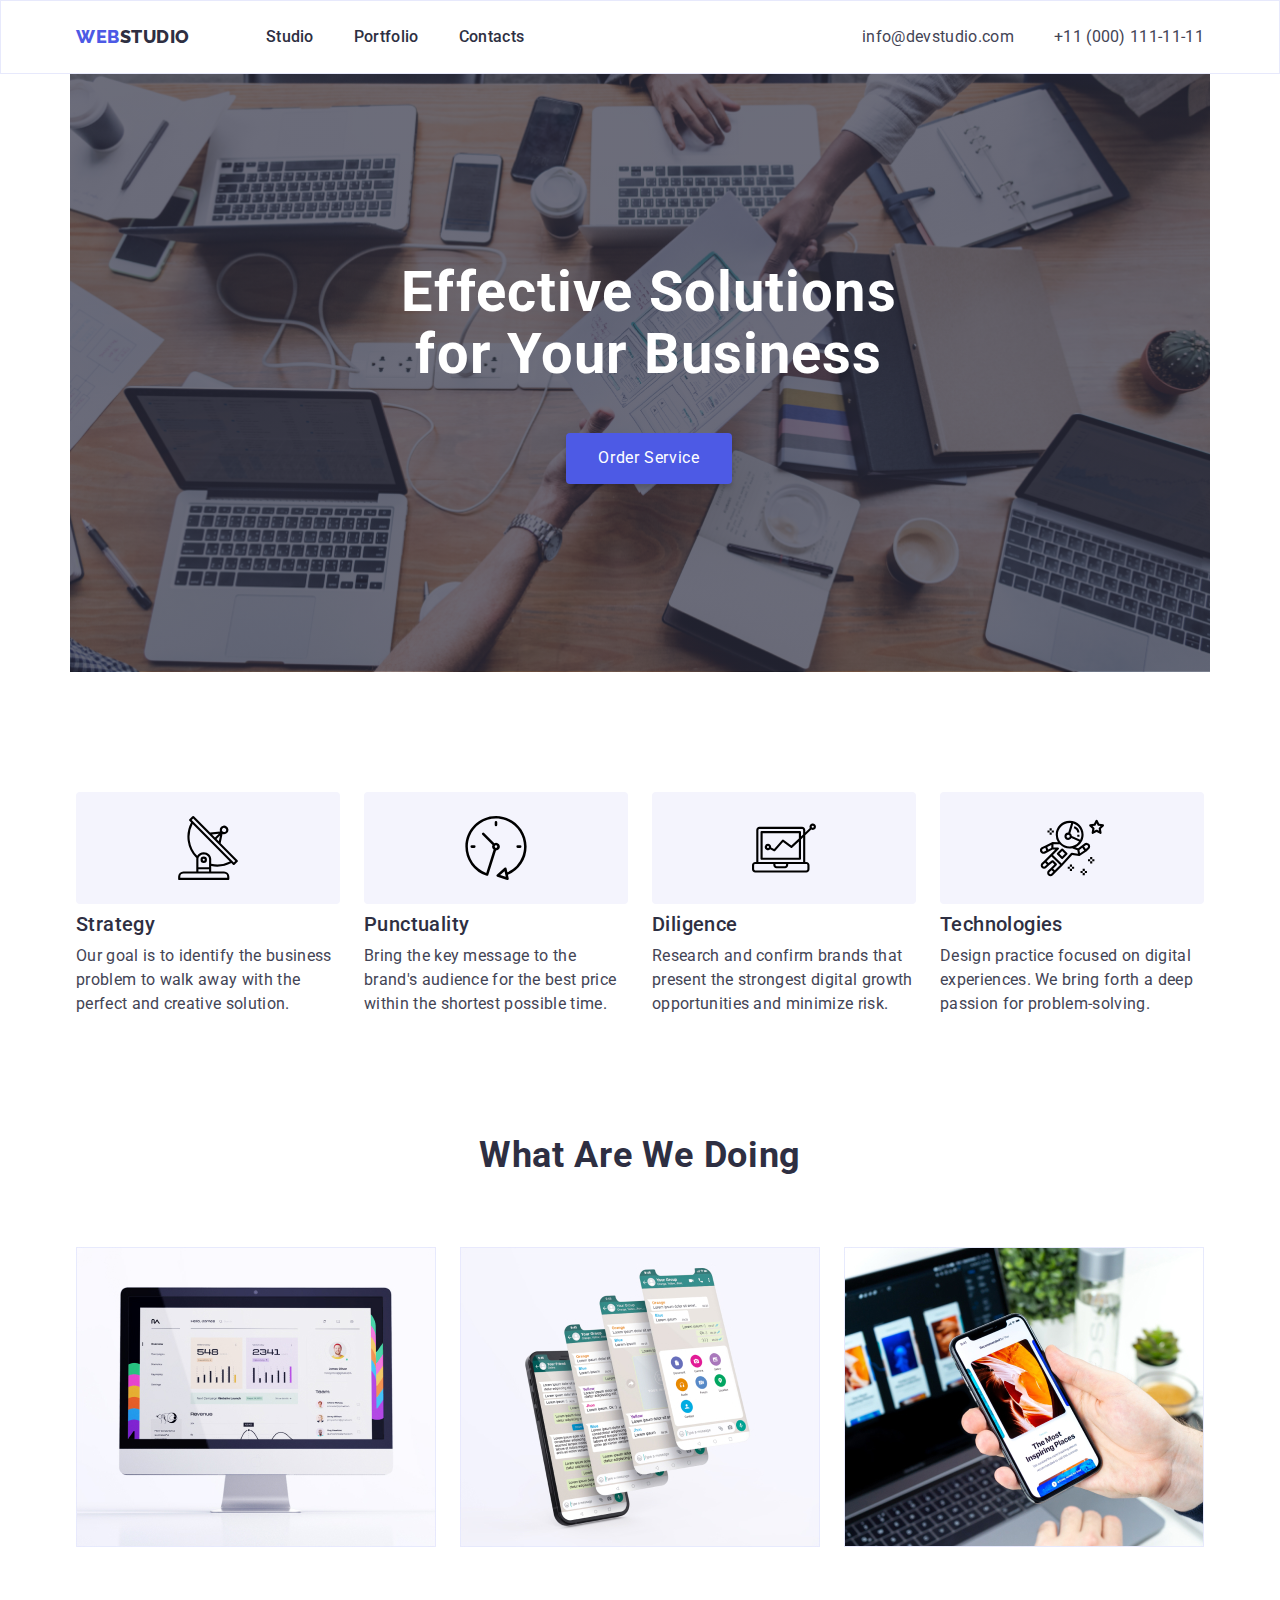
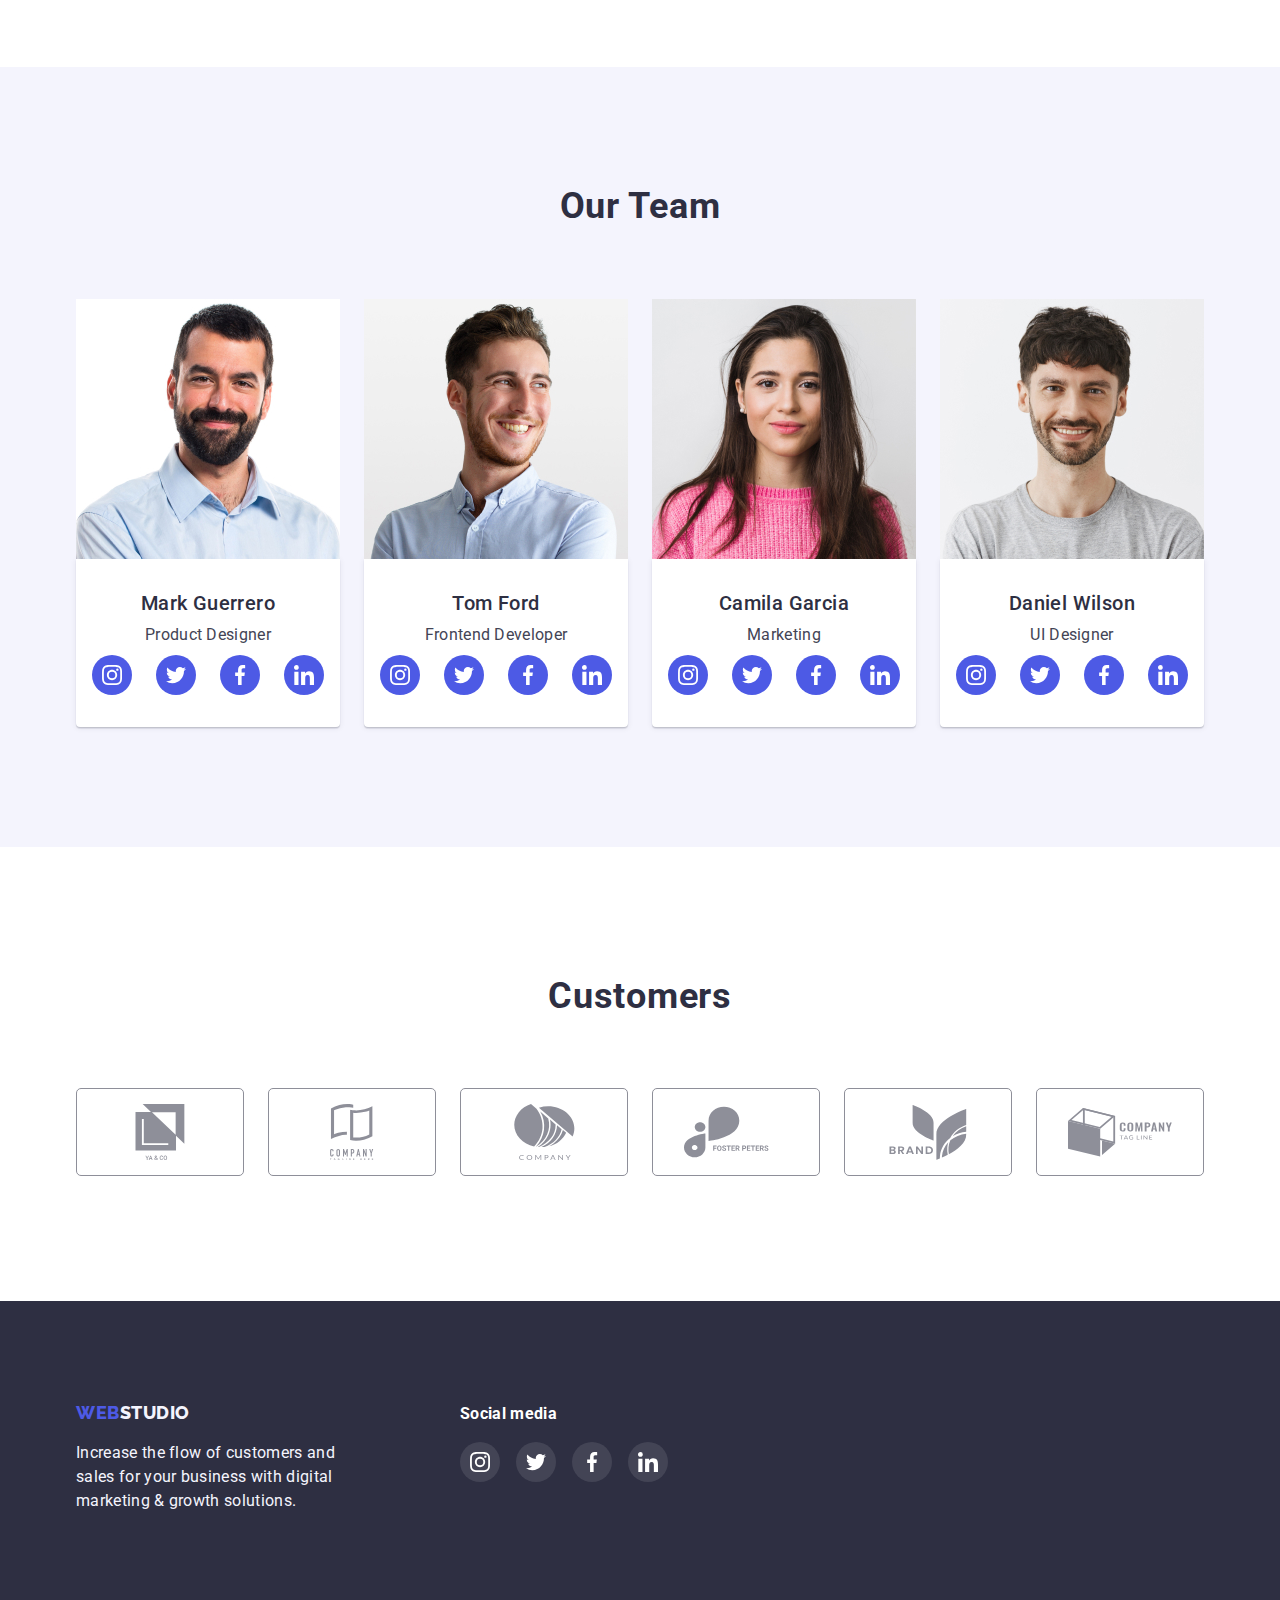
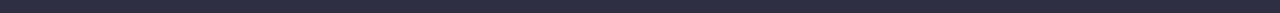
<file: index.html>
<!DOCTYPE html>
<html lang="en">
	<head>
		<meta charset="UTF-8" />
		<meta http-equiv="X-UA-Compatible" content="IE=edge" />
		<meta name="viewport" content="width=, initial-scale=1.0" />
		<title>Document</title>
		<link rel="preconnect" href="https://fonts.googleapis.com" />
		<link rel="preconnect" href="https://fonts.gstatic.com" crossorigin />
		<link
			href="https://fonts.googleapis.com/css2?family=Raleway:wght@800&family=Roboto:wght@400;500;700;900&display=swap"
			rel="stylesheet"
		/>
		<link
			rel="stylesheet"
			href="https://cdn.jsdelivr.net/npm/modern-normalize@1.1.0/modern-normalize.min.css"
		/>
		<link rel="stylesheet" href="./css/styles.css" />
	</head>

	<body>
		<!--Header-->
		<header class="header">
			<div class="container header-container"><nav class="nav">
				<a class="header-logo link" href="./index.html"
					><span class="titlelogo">Web</span>Studio</a
				>
				<ul class="nav-list">
					<li class="nav-item">
						<a class="nav-link link" href="./index.html">Studio</a>
					</li>
					<li class="nav-item">
						<a class="nav-link link" href="./portfolio.html">Portfolio</a>
					</li>
					<li class="nav-item">
						<a class="nav-link link" href="">Contacts</a>
					</li>
				</ul>
			</nav>
			<address class="contacts">
				<ul class="contacts-list">
					<li class="contacts-item">
						<a class="mail link" href="mailto:info@devstudio.com"
							>info@devstudio.com
						</a>
					</li>
					<li class="contacts-item">
						<a class="phone-number link" href="tel:+110001111111"
							>+11 (000) 111-11-11
						</a>
					</li>
				</ul></div>
			</address>
		</header>

		<main>
			<!--Hero-->
			<section class="hero section">
				<div class="container">
					<h1 class="hero-title">
						Effective Solutions for Your Business
					</h1>
					<button class="hero-button" type="button">Order Service</button>
				</div>
			</section>

			<!-- Feauture -->
			<section class="feauture section">
				<div class="container">
					<h2 class="visually-hidden">ur qualities</h2>
					<ul class="feauture-list">
						<li class="feauture-item">
							<div class="feauture-link"><svg class="feauture-icon" width="64" height="64">
									<use href="./images/sprite.svg#icon-antenna"></use>
								</svg></div>
							<h3 class="feauture-title">Strategy</h3>
							<p class="feauture-text">
								Our goal is to identify the business problem to walk away with
								the perfect and creative solution.
							</p>
						</li>
						<li class="feauture-item">
							<div class="feauture-link"><svg class="feauture-icon" width="64" height="64">
									<use href="./images/sprite.svg#icon-clock"></use>
								</svg></div>
							<h3 class="feauture-title">Punctuality</h3>
							<p class="feauture-text">
								Bring the key message to the brand's audience for the best price
								within the shortest possible time.
							</p>
						</li>
						<li class="feauture-item">
							<div class="feauture-link"><svg class="feauture-icon" width="64" height="64">
									<use href="./images/sprite.svg#icon-vector"></use>
								</svg></div>
							<h3 class="feauture-title">Diligence</h3>
							<p class="feauture-text">
								Research and confirm brands that present the strongest digital
								growth opportunities and minimize risk.
							</p>
						</li>
						<li class="feauture-item">
							<div  class="feauture-link"><svg class="feauture-icon" width="64" height="64">
									<use href="./images/sprite.svg#icon-astronaut"></use>
								</svg></div>
							<h3 class="feauture-title">Technologies</h3>
							<p class="feauture-text">
								Design practice focused on digital experiences. We bring forth a
								deep passion for problem-solving.
							</p>
						</li>
					</ul>
				</div>
			</section>

			<!-- Doing -->
			<section class="doing section">
				<div class="container">
					<h2 class="section-title">What are we doing</h2>
					<ul class="doing-list">
						<li class="doing-item">
							<img
								class="doing-img"
								src="./images/Rectangle1.jpg"
								alt="computer"
								width="360"
							/>
						</li>
						<li class="doing-item">
							<img
								class="doing-img"
								src="./images/Rectangle2.jpg"
								alt="computer"
								width="360"
							/>
						</li>
						<li class="doing-item">
							<img
								class="doing-img"
								src="./images/Rectangle3.jpg"
								alt="computer"
								width="360"
							/>
						</li>
					</ul>
				</div>
			</section>

			<!-- Team -->
			<section class="team section">
				<div class="container">
					<h2 class="section-title">Our Team</h2>
					<ul class="team-list">
						<li class="team-item">
							<img
								class="team-img"  
								src="./images/img.jpg"
								alt="photo"
								width="264"
							/>
							<div class="team-card"><h3 class="team-subject">Mark Guerrero</h3>
							<p class="team-text">Product Designer</p>
							<ul class="social-list list">
								<li class="social-list-item">
									<a href="" class="social-list-link">
										<svg class="social-list-icon" width="20" height="20">
											<use href="./images/sprite.svg#icon-instagram"></use>
										</svg>
									</a>
								</li>
								<li class="social-list-item">
									<a href="" class="social-list-link">
										<svg class="social-list-icon" width="20" height="20">
											<use href="./images/sprite.svg#icon-twitter"></use>
										</svg>
									</a>
								</li>
								<li class="social-list-item">
									<a href="" class="social-list-link">
										<svg class="social-list-icon" width="20" height="20">
											<use href="./images/sprite.svg#icon-facebook"></use>
										</svg>
									</a>
								</li>
								<li class="social-list-item">
									<a href="" class="social-list-link">
										<svg class="social-list-icon" width="20" height="20">
											<use href="./images/sprite.svg#icon-linkedin"></use>
										</svg>
									</a>
								</li>
							</ul>
						</div>
						</li>
						<li class="team-item">
							<img
								class="team-img"
								src="./images/img1.jpg"
								alt="photo"
								width="264"
							/>
							<div class="team-card"><h3 class="team-subject">Tom Ford</h3>
							<p class="team-text">Frontend Developer</p><ul class="social-list list">
								<li class="social-list-item">
									<a href="" class="social-list-link">
										<svg class="social-list-icon" width="20" height="20">
											<use href="./images/sprite.svg#icon-instagram"></use>
										</svg>
									</a>
								</li>
								<li class="social-list-item">
									<a href="" class="social-list-link">
										<svg class="social-list-icon" width="20" height="20">
											<use href="./images/sprite.svg#icon-twitter"></use>
										</svg>
									</a>
								</li>
								<li class="social-list-item">
									<a href="" class="social-list-link">
										<svg class="social-list-icon" width="20" height="20">
											<use href="./images/sprite.svg#icon-facebook"></use>
										</svg>
									</a>
								</li>
								<li class="social-list-item">
									<a href="" class="social-list-link">
										<svg class="social-list-icon" width="20" height="20">
											<use href="./images/sprite.svg#icon-linkedin"></use>
										</svg>
									</a>
								</li>
							</ul></div>
						</li>
						<li class="team-item">
							<img
								class="team-img"
								src="./images/img2.jpg"
								alt="photo"
								width="264"
							/>
							<div class="team-card"><h3 class="team-subject">Camila Garcia</h3>
							<p class="team-text">Marketing</p><ul class="social-list list">
								<li class="social-list-item">
									<a href="" class="social-list-link">
										<svg class="social-list-icon" width="20" height="20">
											<use href="./images/sprite.svg#icon-instagram"></use>
										</svg>
									</a>
								</li>
								<li class="social-list-item">
									<a href="" class="social-list-link">
										<svg class="social-list-icon" width="20" height="20">
											<use href="./images/sprite.svg#icon-twitter"></use>
										</svg>
									</a>
								</li>
								<li class="social-list-item">
									<a href="" class="social-list-link">
										<svg class="social-list-icon" width="20" height="20">
											<use href="./images/sprite.svg#icon-facebook"></use>
										</svg>
									</a>
								</li>
								<li class="social-list-item">
									<a href="" class="social-list-link">
										<svg class="social-list-icon" width="20" height="20">
											<use href="./images/sprite.svg#icon-linkedin"></use>
										</svg>
									</a>
								</li>
							</ul></div>
						</li>
						<li class="team-item">
							<img
								class="team-img"
								src="./images/img3.jpg"
								alt="photo"
								width="264"
							/>
							<div class="team-card"><h3 class="team-subject">Daniel Wilson</h3>
							<p class="team-text">UI Designer</p><ul class="social-list list">
								<li class="social-list-item">
									<a href="" class="social-list-link">
										<svg class="social-list-icon" width="20" height="20">
											<use href="./images/sprite.svg#icon-instagram"></use>
										</svg>
									</a>
								</li>
								<li class="social-list-item">
									<a href="" class="social-list-link">
										<svg class="social-list-icon" width="20" height="20">
											<use href="./images/sprite.svg#icon-twitter"></use>
										</svg>
									</a>
								</li>
								<li class="social-list-item">
									<a href="" class="social-list-link">
										<svg class="social-list-icon" width="20" height="20">
											<use href="./images/sprite.svg#icon-facebook"></use>
										</svg>
									</a>
								</li>
								<li class="social-list-item">
									<a href="" class="social-list-link">
										<svg class="social-list-icon" width="20" height="20">
											<use href="./images/sprite.svg#icon-linkedin"></use>
										</svg>
									</a>
								</li>
							</ul></div>
						</li>
					</ul>
				</div>
			</section>

			<!-- Customers -->
			<section class="customers">
				<div class="container">
					<h2 class="customers-title">Customers</h2>
					<ul class="customers-list list">
						<li class="customers-item">
							<a class="customers-link" href="">
								<svg class="customers-icon" width="104" height="56">
									<use href="./images/sprite.svg#icon-yaco"></use>
								</svg>
							</a>
						</li>
						<li class="customers-item">
							<a class="customers-link link" href="">
								<svg class="customers-icon" width="104" height="56">
									<use href="./images/sprite.svg#icon-company-tagline-here"></use>
								</svg>
							</a>
						</li>
						<li class="customers-item">
							<a class="customers-link link" href="">
								<svg class="customers-icon" width="104" height="56">
									<use href="./images/sprite.svg#icon-company"></use>
								</svg>
							</a>
						</li>
						<li class="customers-item">
							<a class="customers-link link" href="">
								<svg class="customers-icon" width="104" height="56">
									<use href="./images/sprite.svg#icon-foster-peters"></use>
								</svg>
							</a>
						</li>
						<li class="customers-item">
							<a class="customers-link link" href="">
								<svg class="customers-icon" width="104" height="56">
									<use href="./images/sprite.svg#icon-brand"></use>
								</svg>
							</a>
						</li>
						<li class="customers-item">
							<a class="customers-link link" href="">
								<svg class="customers-icon" width="104" height="56">
									<use href="./images/sprite.svg#icon-company-tag-line"></use>
								</svg>
							</a>
						</li>
					</ul>
				</div>
			</section>
		</main>

		<!-- Footer -->
		<footer class="footer">
			<div class="footer-container container">
				<div class="ftr-logo-container">
				<a class="ftr-logo link" href="./index.html"
					><span class="footer-logo">Web</span>Studio</a
				>
				<p class="slogan">
					Increase the flow of customers and sales for your business with
					digital marketing & growth solutions.
				</p>
			</div>
			<div class="social-media-container">
        <h2 class="social-media-title">Social media</h2>
				<ul class="social-media-list list">
					<li class="social-media-item">
						<a href="" class="social-media-link">
							<svg class="social-media-icon" width="20" height="20">
								<use href="./images/sprite.svg#icon-instagram"></use>
							</svg>
						</a>
								</li>
					<li class="social-media-item">
						<a href="" class="social-media-link">
							<svg class="social-media-icon" width="20" height="20">
								<use href="./images/sprite.svg#icon-twitter"></use>
							</svg>
						</a>
					</li>
					<li class="social-media-item">
						<a href="" class="social-media-link">
							<svg class="social-media-icon" width="20" height="20">
								<use href="./images/sprite.svg#icon-facebook"></use>
							</svg>
						</a>
					</li>
					<li class="social-media-item">
						<a href="" class="social-media-link">
							<svg class="social-media-icon" width="20" height="20">
								<use href="./images/sprite.svg#icon-linkedin"></use>
							</svg>
						</a>
					</li>
				</ul>
				</div>
			</div>
		</footer>
	</body>
</html>
</file>
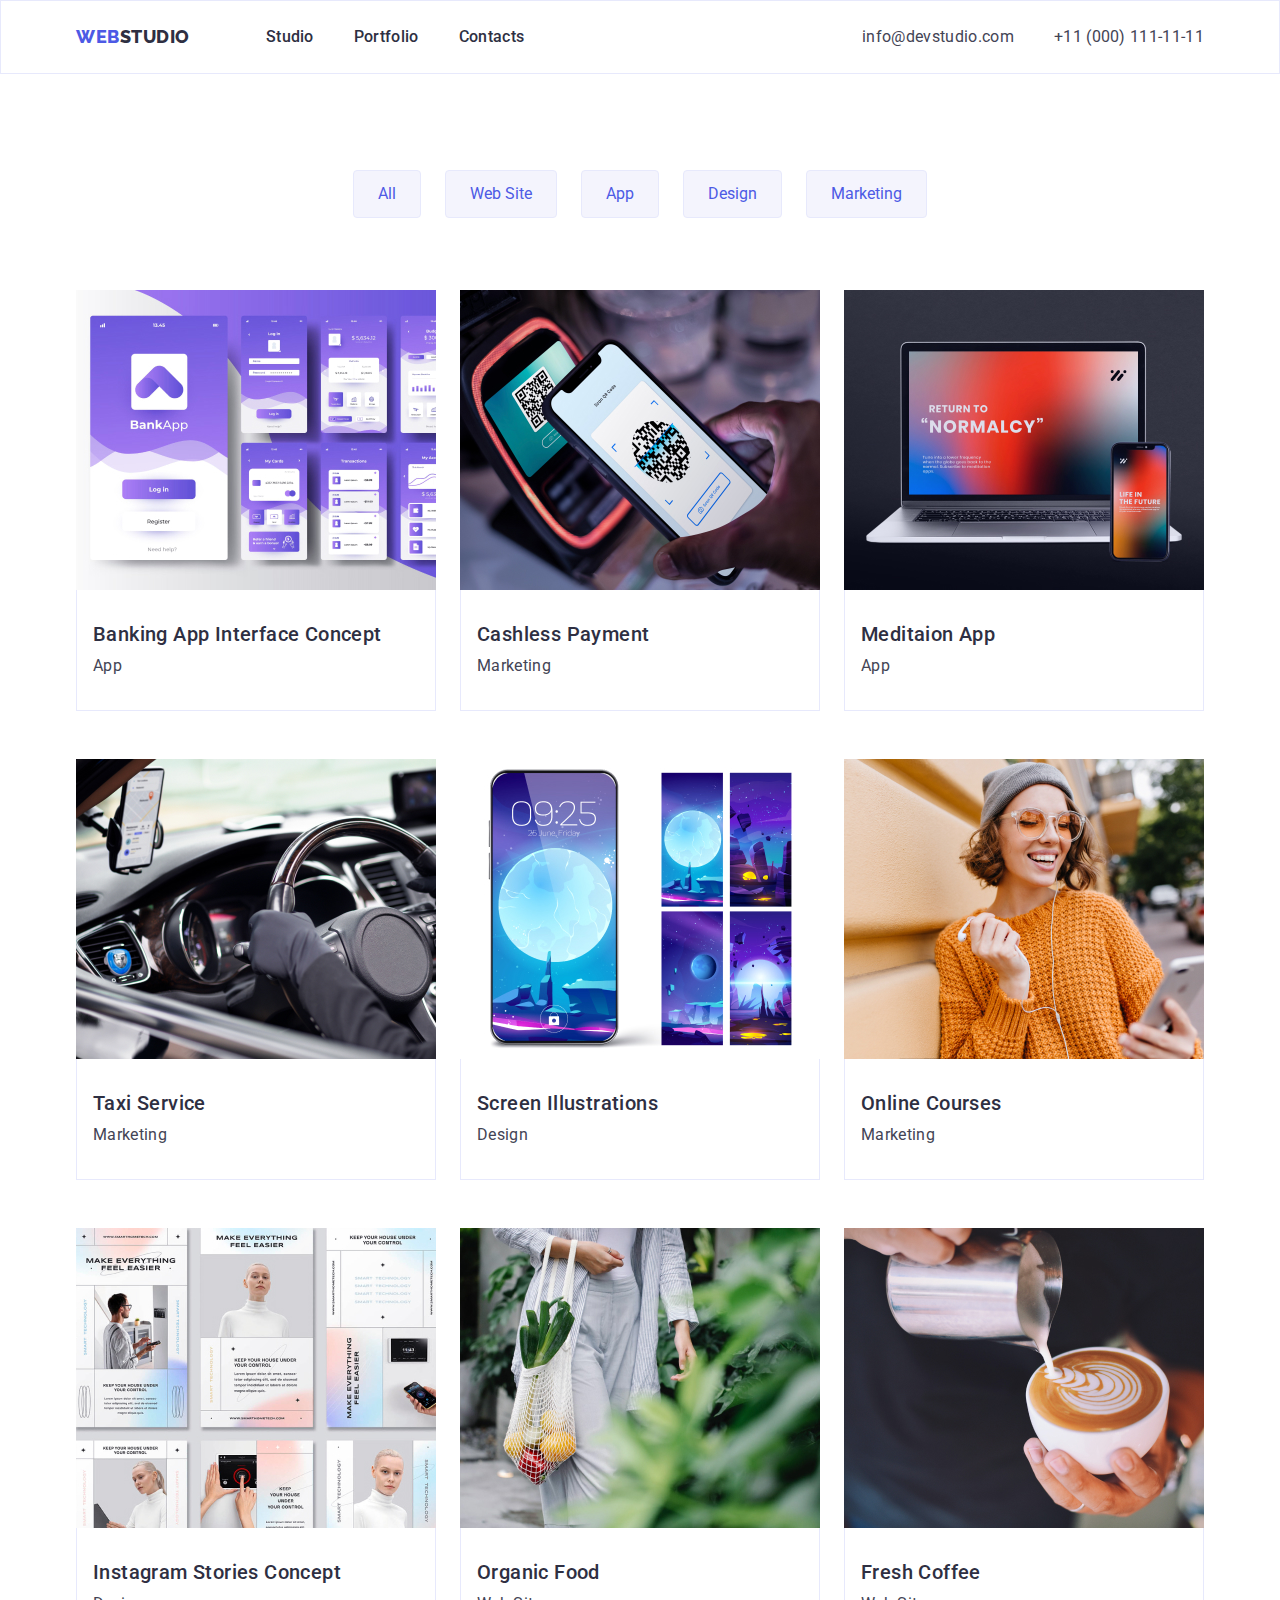
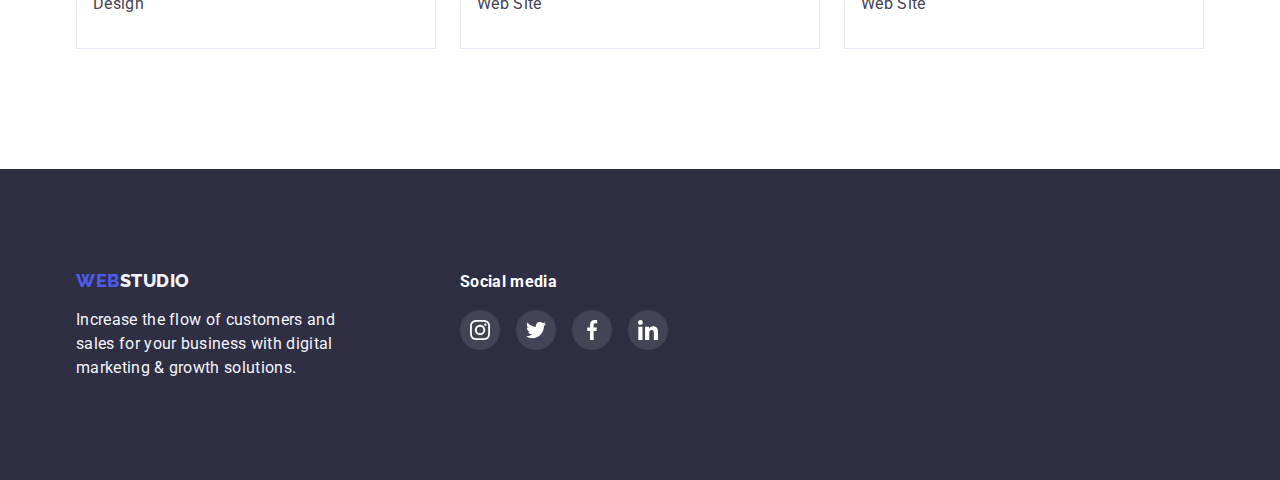
<file: portfolio.html>
<!DOCTYPE html>
<html lang="en">
  <head>
    <meta charset="UTF-8" />
    <meta http-equiv="X-UA-Compatible" content="IE=edge" />
    <meta name="viewport" content="width=device-width, initial-scale=1.0" />
    <title>Document</title>
    <link rel="preconnect" href="https://fonts.googleapis.com" />
    <link rel="preconnect" href="https://fonts.gstatic.com" crossorigin />
    <link
      href="https://fonts.googleapis.com/css2?family=Raleway:wght@800&family=Roboto:wght@400;500;700;900&display=swap"
      rel="stylesheet"
    />
    <link
      rel="stylesheet"
      href="https://cdn.jsdelivr.net/npm/modern-normalize@1.1.0/modern-normalize.min.css"
    />
    <link rel="stylesheet" href="./css/styles.css" />
  </head>

  <body>
    <!--Header-->
    <header class="header">
      <div class="container header-container">
        <nav class="nav">
          <a class="header-logo link" href="./index.html"
            ><span class="titlelogo">Web</span>Studio</a
          >
          <ul class="nav-list">
            <li class="nav-item">
              <a class="nav-link link" href="./index.html">Studio</a>
            </li>
            <li class="nav-item">
              <a class="nav-link link" href="./">Portfolio</a>
            </li>
            <li class="nav-item">
              <a class="nav-link link" href="">Contacts</a>
            </li>
          </ul>
        </nav>
        <address class="contacts">
          <ul class="contacts-list">
            <li class="contacts-item">
              <a class="mail link" href="mailto:info@devstudio.com"
                >info@devstudio.com</a
              >
            </li>
            <li class="contacts-item">
              <a class="phone-number link" href="tel:+110001111111"
                >+11 (000) 111-11-11
              </a>
            </li>
          </ul>
        </address>
      </div>
    </header>

    <main>
      <!-- Filters -->
      <section class="filters section">
        <div class="container">
          <h1 class="filters-title visually-hidden">Filters</h1>
          <ul class="filters-list">
            <li class="filters-item">
              <button class="filters-button" type="button">
                <span>All</span>
              </button>
            </li>
            <li class="filters-item">
              <button class="filters-button" type="button">
                <span>Web Site</span>
              </button>
            </li>
            <li class="filters-item">
              <button class="filters-button" type="button">
                <span>App</span>
              </button>
            </li>
            <li class="filters-item">
              <button class="filters-button" type="button">
                <span>Design</span>
              </button>
            </li>
            <li class="filters-item">
              <button class="filters-button" type="button">
                <span>Marketing</span>
              </button>
            </li>
          </ul>
          <ul class="project-list">
            <li class="project-item">
              <a class="project-link" href=""><img
                class="project-img"
                src="./images/portfolio/portfolioimg.jpg"
                alt="banking app design"
                width="360"
              />
              <div class="project-card">
                <h3 class="project-subject">Banking App Interface Concept</h3>
                <p class="project-text">App</p>
              </div></a>
            </li>
            <li class="project-item">
              <a class="project-link"  href=""><img
                class="project-img"
                src="./images/portfolio/portfolioimg1.jpg"
                alt="phone"
                width="360"
              />
              <div class="project-card">
                <h3 class="project-subject">Cashless Payment</h3>
                <p class="project-text">Marketing</p>
              </div></a>
            </li>
            <li class="project-item">
              <a class="project-link"  href=""><img
                class="project-img"
                src="./images/portfolio/portfolioimg2.jpg"
                alt="computer and phone"
                width="360"
              />
              <div class="project-card"><h3 class="project-subject">Meditaion App</h3>
              <p class="project-text">App</p></div></a>
            </li>
            <li class="pro??ject-item">
              <a class="project-link"  href=""><img
                class="project-img"
                src="./images/portfolio/portfolioimg3.jpg"
                alt="car"
                width="360"
              />
              <div class="project-card"><h3 class="project-subject">Taxi Service</h3>
              <p class="project-text">Marketing</p></div></a>
            </li>
            <li class="project-item">
              <a class="project-link"  href=""><img
                class="project-img"
                src="./images/portfolio/portfolioimg4.jpg"
                alt="phone fond"
                width="360"
              />
              <div class="project-card"><h3 class="project-subject">Screen Illustrations</h3>
              <p class="project-text">Design</p></div></a>
            </li>
            <li class="project-item">
              <a class="project-link"  href=""><img
                class="project-img"
                src="./images/portfolio/portfolioimg5.jpg"
                alt="girl"
                width="360"
              /><div class="project-card"><h3 class="project-subject">Online Courses</h3>
              <p class="project-text">Marketing</p></div></a>
            </li>
            <li class="project-item">
              <a class="project-link"  href=""><img
                class="project-img"
                src="./images/portfolio/portfolioimg6.jpg"
                alt="story design"
                width="360"
              />
              <div class="project-card"><h3 class="project-subject">Instagram Stories Concept</h3>
              <p class="project-text">Design</p></div></a>
            </li>
            <li class="project-item">
              <a class="project-link"  href=""><img
                src="./images/portfolio/portfolioimg7.jpg"
                alt="fruit bag"
                width="360"
              />
              <div class="project-card"><h3 class="project-subject">Organic Food</h3>
              <p class="project-text">Web Site</p></div></a>
            </li>
            <li class="project-item">
              <a class="project-link"  href=""><img
                class="project-img"
                src="./images/portfolio/portfolioimg8.jpg"
                alt="cup of coffee"
                width="360"
              />
              <div class="project-card"><h3 class="project-subject">Fresh Coffee</h3>
              <p class="project-text">Web Site</p>
            </li></div></a>
          </ul>
        </div>
      </section>

    <!-- Footer -->
    <footer class="footer">
			<div class="footer-container container">
				<div class="ftr-logo-container">
				<a class="ftr-logo link" href="./index.html"
					><span class="footer-logo">Web</span>Studio</a
				>
				<p class="slogan">
					Increase the flow of customers and sales for your business with
					digital marketing & growth solutions.
				</p>
			</div>
			<div class="social-media-container">
        <h2 class="social-media-title">Social media</h2>
				<ul class="social-media-list list">
					<li class="social-media-item">
						<a href="" class="social-media-link">
							<svg class="social-media-icon" width="20" height="20">
								<use href="./images/sprite.svg#icon-instagram"></use>
							</svg>
						</a>
								</li>
					<li class="social-media-item">
						<a href="" class="social-media-link">
							<svg class="social-media-icon" width="20" height="20">
								<use href="./images/sprite.svg#icon-twitter"></use>
							</svg>
						</a>
					</li>
					<li class="social-media-item">
						<a href="" class="social-media-link">
							<svg class="social-media-icon" width="20" height="20">
								<use href="./images/sprite.svg#icon-facebook"></use>
							</svg>
						</a>
					</li>
					<li class="social-media-item">
						<a href="" class="social-media-link">
							<svg class="social-media-icon" width="20" height="20">
								<use href="./images/sprite.svg#icon-linkedin"></use>
							</svg>
						</a>
					</li>
				</ul>
				</div>
			</div>
		</footer>
  </body>
</html>
</file>
<file: css/styles.css>
h1,
h2,
h3,
p {
  margin-top: 0;
  margin-bottom: 0;
}

ul,
ol {
  list-style: none;
  margin-top: 0;
  margin-bottom: 0;
  padding-left: 0;
}

img {
  display: block;
}

address {
  font-style: normal;
}

button {
  cursor: pointer;
}

.link {
  text-decoration: none;
}

body {
  font-family: "Roboto", sans-serif;
  color: var(--dark-color);
  background-color: var(--white-color);
  font-size: 16px;
}

.section {
  padding-top: 120px;
  padding-bottom: 120px;
}

:root {
  --accent-color: #e7e9fc;
  --dark-color: #2e2f42;
  --primary-color: #4d5ae5;
  --pressed-color: #404bbf;
  --text-color: #434455;
  --light-color: #f4f4fd;
  --white-color: #ffffff;
}

.container {
  width: 1158px;
  margin-left: auto;
  margin-right: auto;
  padding-left: 15px;
  padding-right: 15px;
}

.visually-hidden {
  position: absolute;
  white-space: nowrap;
  width: 1px;
  height: 1px;
  overflow: hidden;
  border: 0;
  padding: 0;
  clip: rect(0 0 0 0);
  clip-path: inset(50%);
  margin: -1px;
}

/* STUDIO STYLES */

/* Header */
.header {
  padding-top: 24px;
  padding-bottom: 24px;
  border: 1px solid var(--accent-color);
}

.header-container {
  display: flex;
  align-items: center;
}

.nav {
  display: flex;
  align-items: center;
}

.nav-list {
  display: flex;
  align-items: center;
  gap: 40px;
}

.contacts-list {
  display: flex;
  align-items: center;
}

.header-logo {
  font-family: "Raleway", sans-serif;
  font-weight: 800;
  font-size: 18px;
  line-height: 1.3;
  display: flex;
  align-items: center;
  letter-spacing: 0.03em;
  text-transform: uppercase;
  color: var(--dark-color);
  margin-right: 76px;
}

.titlelogo {
  font-family: "Raleway", sans-serif;
  font-weight: 800;
  font-size: 18px;
  line-height: 1.3;
  display: flex;
  align-items: center;
  letter-spacing: 0.03em;
  text-transform: uppercase;
  color: var(--primary-color);
  background-color: var(--white-color);
}

.nav-link {
  font-weight: 500;
  letter-spacing: 0.02em;
  line-height: 1.5;
  letter-spacing: 0.02em;
  color: var(--dark-color);
}

.nav-link:hover,
.nav-link:focus {
  color: var(--pressed-color);
}

.contacts {
  font-style: normal;
  margin-left: auto;
}

.mail {
  line-height: 1.5;
  letter-spacing: 0.02em;
  color: var(--text-color);
  margin-right: 40px;
}

.phone-number {
  line-height: 1.5;
  letter-spacing: 0.02em;
  color: var(--text-color);
}

.mail:hover,
.mail:focus {
  color: var(--pressed-color);
}

.phone-number:hover,
.phone-number:focus {
  color: var(--pressed-color);
}

/* Hero */
.hero {
  background-color: var(--dark-color);
  padding-top: 188px;
  padding-bottom: 188px;
  text-align: center;
  background-image: linear-gradient(
      rgba(46, 47, 66, 0.7),
      rgba(46, 47, 66, 0.7)
    ),
    url(../images/hero/hero\ image.jpg);
  background-repeat: no-repeat;
  background-size: cover;
  background-position: center;
  max-width: 1140px;
  margin: 0 auto;
}

.hero-title {
  width: 499px;
  font-size: 56px;
  line-height: 1.1;
  letter-spacing: 0.02em;
  color: var(--white-color);
  margin-bottom: 48px;
  margin-left: auto;
  margin-right: auto;
  text-align: center;
}

.hero-button {
  letter-spacing: 0.04em;
  padding: 16px 32px;
  cursor: pointer;
  background-color: var(--primary-color);
  box-shadow: 0px 4px 4px rgba(0, 0, 0, 0.15);
  border-radius: 4px;
  color: var(--white-color);
  border: var(--pressed-color);
}

.hero-button:hover,
.hero-button:focus {
  padding: 16px 32px;
  cursor: pointer;
  background-color: var(--pressed-color);
  box-shadow: 0px 4px 4px rgba(0, 0, 0, 0.15);
  border-radius: 4px;
}

/* Feauture */

.feauture {
  padding-bottom: 0;
}

.feauture-list {
  display: flex;
  gap: 24px;
}

.feauture-item {
  width: 264px;
}

.feauture-link {
  display: flex;
  align-items: center;
  justify-content: center;
  width: 264px;
  height: 112px;
  background: var(--light-color);
  border-radius: 4px;
  margin-bottom: 8px;
}

.feauture-title {
  min-width: 134px;
  min-height: 24px;
  font-weight: 500;
  font-size: 20px;
  line-height: 1.2;
  letter-spacing: 0.02em;
  margin-bottom: 8px;
}

.feauture-text {
  line-height: 1.5;
  letter-spacing: 0.02em;
  color: var(--text-color);
}

/* Doing */

.doing {
  padding-top: 120px;
  padding-bottom: 120px;
}

.doing-list {
  display: flex;
  gap: 24px;
}

.doing-item {
  flex-basis: calc((100% - 48px) / 3);
}

.section-title {
  font-size: 36px;
  line-height: 1.1;
  text-align: center;
  letter-spacing: 0.02em;
  text-transform: capitalize;
  margin-bottom: 72px;
}

/* Team */
.team {
  background-color: var(--light-color);
}

.team-list {
  display: flex;
  gap: 24px;
}

.team-item {
  flex-basis: calc((100% - 72px) / 4);
}

.team-card {
  padding: 32px 16px;
  background-color: var(--white-color);
  box-shadow: 0px 1px 6px rgba(46, 47, 66, 0.08),
    0px 1px 1px rgba(46, 47, 66, 0.16), 0px 2px 1px rgba(46, 47, 66, 0.08);
  border-radius: 0px 0px 4px 4px;
  text-align: center;
}
.team-subject,
.project-subject {
  min-width: 134px;
  min-height: 24px;
  font-weight: 500;
  font-size: 20px;
  line-height: 1.2;
  letter-spacing: 0.02em;
  margin-bottom: 8px;
}

.team-text {
  line-height: 1.5;
  letter-spacing: 0.02em;
  color: var(--text-color);
  margin-bottom: 8px;
}

.social-list {
  display: flex;
  justify-content: center;
  gap: 24px;
}

.social-list-link {
  display: flex;
  justify-content: center;
  align-items: center;
  width: 40px;
  height: 40px;
  border-radius: 50%;
  background-color: var(--primary-color);
}

.social-list-link:hover,
.social-list-link:focus {
  background-color: var(--pressed-color);
}

.social-list-icon {
  fill: var(--white-color);
}

/* Customers */
.customers {
  padding-top: 130px;
  padding-bottom: 125px;
}

.customers-title {
  font-size: 36px;
  line-height: 1.1;
  text-align: center;
  letter-spacing: 0.02em;
  text-transform: capitalize;
  margin-bottom: 72px;
}

.customers-list {
  display: flex;
  justify-content: center;
  gap: 24px;
}

.customers-link {
  display: flex;
  align-items: center;
  justify-content: center;
  width: 168px;
  height: 88px;
  border: 1px solid #8e8f99;
  border-radius: 5px;
  fill: #8e8f99;
}

.customers-link:hover,
.customers-link:focus {
  border-color: var(--primary-color);
}

.customers-link:hover,
.customers-link:focus {
  fill: var(--primary-color);
}

/* Footer */
.footer {
  background-color: var(--dark-color);
  padding-top: 100px;
  padding-bottom: 100px;
}

.footer-container {
  display: flex;
  align-items: baseline;
}

.ftr-logo-container {
  margin-right: 120px;
}

.ftr-logo {
  font-family: "Raleway", sans-serif;
  font-weight: 800;
  font-size: 18px;
  line-height: 1.3;
  letter-spacing: 0.03em;
  text-transform: uppercase;
  color: var(--light-color);
}

.footer-logo {
  color: var(--primary-color);
}

.slogan {
  width: 264px;
  line-height: 24px;
  letter-spacing: 0.02em;
  color: var(--acent-color);
  color: var(--light-color);
  margin-top: 16px;
}

.social-media-title {
  font-size: 16px;
  line-height: 24px;
  letter-spacing: 0.02em;
  color: var(--white-color);
  margin-bottom: 16px;
}

.social-media-item {
}

.social-media-list {
  display: flex;
  gap: 16px;
}

.social-media-link {
  display: flex;
  justify-content: center;
  align-items: center;
  width: 40px;
  height: 40px;
  border-radius: 50%;
  background-color: rgba(255, 255, 255, 0.1);
}

.social-media-icon {
  fill: var(--white-color);
}

.social-media-link:hover,
.social-media-link:focus {
  background-color: #31d0aa;
}

.social-media-list-icon {
  fill: var(--white-color);
}

/* PORTFOLIO STYLES */

/* Filters */

.filters {
  padding-top: 96px;
}

.filters-list {
  display: flex;
  justify-content: center;
  flex-wrap: wrap;
  gap: 24px;
  margin-bottom: 72px;
}

.filters-button {
  padding: 12px 24px;
  height: 48px;
  background: var(--light-color);
  color: var(--primary-color);
  border: 1px solid var(--accent-color);
  border-radius: 4px;
  flex: none;
  order: 1;
  flex-grow: 0;
}

.filters-button:hover,
.filters-button:focus {
  background: var(--pressed-color);
  color: #ffffff;
  box-shadow: 0px 3px 1px rgba(0, 0, 0, 0.1), 0px 2px 1px rgba(0, 0, 0, 0.08),
    0px 2px 2px rgba(0, 0, 0, 0.12);
}

.fiters-item {
  width: 116px;
  height: 48px;
  background: var(--light-color);
  border: 1px solid var(--accent-color);
  border-radius: 4px;
  display: flex;
  align-items: center;
  text-align: center;
  letter-spacing: 0.04em;
  color: var(--primary-color);
  flex: none;
  order: 0;
  flex-grow: 0;
}

.filters-item:hover,
.folters-item:focus {
  background: var(--pressed-color);
  color: var(--white-color);
  box-shadow: 0px 3px 1px rgba(0, 0, 0, 0.1), 0px 2px 1px rgba(0, 0, 0, 0.08),
    0px 2px 2px rgba(0, 0, 0, 0.12);
}

/* <!-- Project --> */

.project-text {
  line-height: 1.5;
  letter-spacing: 0.02em;
  color: var(--text-color);
}

.project-list {
  display: flex;
  flex-wrap: wrap;
  column-gap: 24px;
  row-gap: 48px;
}

.project-item {
  flex-basis: calc((100% - 48px) / 3);
}

.project-link {
  display: block;
  text-decoration: none;
}

.project-subject {
  line-height: 1.2;
  letter-spacing: 0.02em;
  color: var(--dark-color);
  margin-bottom: 8px;
}

.project-text {
  line-height: 1.5;
  letter-spacing: 0.02em;
  color: var(--text-color);
}

.project-card {
  padding-top: 32px;
  padding-bottom: 32px;
  padding-left: 16px;
  border: 1px solid var(--accent-color);
  border-top: none;
}

.project-link:hover {
  box-shadow: 0px 1px 6px rgba(46, 47, 66, 0.08);
}
</file>
